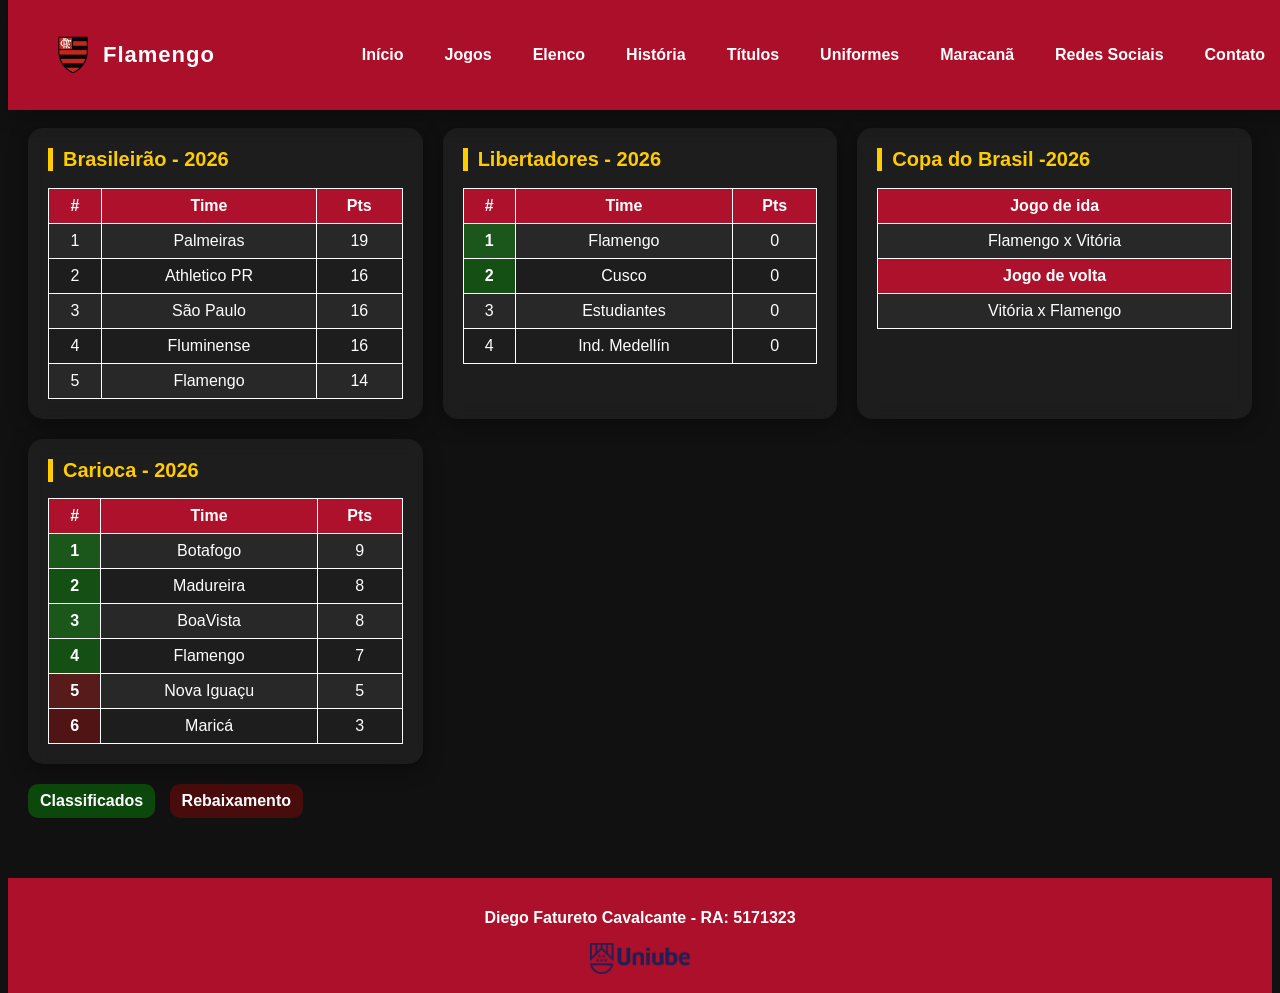
<file: index.html>
<!DOCTYPE html>
<html lang="pt-br">

<head>
    <meta charset="UTF-8">
    <title>Flamengo</title>
    <link rel="icon" href="imagem/flamengo_logo.png" type="image/png">
    <link rel="stylesheet" href="style.css">
    <meta name="viewport" content="width=device-width, initial-scale=1.0">

    <!-- Google tag (gtag.js) -->
    <script async src="https://www.googletagmanager.com/gtag/js?id=G-H91MW70QTL"></script>
    <script>
    window.dataLayer = window.dataLayer || [];
    function gtag(){dataLayer.push(arguments);}
    gtag('js', new Date());

    gtag('config', 'G-H91MW70QTL');
</script>
</head>

<body>
    <header>
        <div class="navbar">
            <div class="logo">
                <img src="imagem/flamengo_logo.png" alt="Logo do Flamengo">
                <span>Flamengo</span>
            </div>

            <button class="menu-toggle" id="menu-toggle">☰</button>
            <ul class="menu" id="menu">
                <li><a href="index.html" class="ativo">Início</a></li>
                <li><a href="jogos.html">Jogos</a></li>
                <li><a href="elenco.html">Elenco</a></li>
                <li><a href="historia.html">História</a></li>
                <li><a href="titulos.html">Títulos</a></li>
                <li><a href="uniformes.html">Uniformes</a></li>
                <li><a href="maracana.html">Maracanã</a></li>
                <li><a href="redesocial.html">Redes Sociais</a></li>
                <li><a href="contato.html">Contato</a></li>
            </ul>
        </div>
    </header>

    <div class="container">
        <div class="grid-tabelas">

            <div class="card">
                <h2>Brasileirão - 2026</h2>
                <table>
                    <tr>
                        <th>#</th>
                        <th>Time</th>
                        <th>Pts</th>
                    </tr>
                    <tr>
                        <td>1</td>
                        <td>Palmeiras</td>
                        <td>19</td>
                    </tr>
                    <tr>
                        <td>2</td>
                        <td>Athletico PR</td>
                        <td>16</td>
                    </tr>
                    <tr>
                        <td>3</td>
                        <td>São Paulo</td>
                        <td>16</td>
                    </tr>
                    <tr>
                        <td>4</td>
                        <td>Fluminense</td>
                        <td>16</td>
                    </tr>
                    <tr>
                        <td>5</td>
                        <td>Flamengo</td>
                        <td>14</td>
                    </tr>
                </table>
            </div>

            <div class="card">
                <h2>Libertadores - 2026</h2>
                <table>
                    <tr>
                        <th>#</th>
                        <th>Time</th>
                        <th>Pts</th>
                    </tr>
                    <tr>
                        <td id="elimina">1</td>
                        <td>Flamengo</td>
                        <td>0</td>
                    </tr>
                    <tr>
                        <td id="elimina">2</td>
                        <td>Cusco</td>
                        <td>0</td>
                    </tr>
                    <tr>
                        <td>3</td>
                        <td>Estudiantes</td>
                        <td>0</td>
                    </tr>
                    <tr>
                        <td>4</td>
                        <td>Ind. Medellín</td>
                        <td>0</td>
                    </tr>
                </table>
            </div>

            <div class="card">
                <h2>Copa do Brasil -2026</h2>
                <table>
                    <tr>
                        <th>Jogo de ida</th>
                    </tr>
                    <tr>
                        <td>Flamengo x Vitória</td>
                    </tr>
                    <tr>
                        <th>Jogo de volta</th>
                    </tr>
                    <tr>
                        <td>Vitória x Flamengo</td>
                    </tr>
                </table>
            </div>

            <div class="card">
                <h2>Carioca - 2026</h2>
                <table>
                    <tr>
                        <th>#</th>
                        <th>Time</th>
                        <th>Pts</th>
                    </tr>
                    <tr>
                        <td id="elimina">1</td>
                        <td>Botafogo</td>
                        <td>9</td>
                    </tr>
                    <tr>
                        <td id="elimina">2</td>
                        <td>Madureira</td>
                        <td>8</td>
                    </tr>
                    <tr>
                        <td id="elimina">3</td>
                        <td>BoaVista</td>
                        <td>8</td>
                    </tr>
                    <tr>
                        <td id="elimina">4</td>
                        <td>Flamengo</td>
                        <td>7</td>
                    </tr>
                    <tr>
                        <td id="rebaixado">5</td>
                        <td>Nova Iguaçu</td>
                        <td>5</td>
                    </tr>
                    <tr>
                        <td id="rebaixado">6</td>
                        <td>Maricá</td>
                        <td>3</td>
                    </tr>
                </table>
            </div>

        </div>

        <div class="legenda">
            <span class="tag tag-elimina">Classificados</span>
            <span class="tag tag-rebaixado">Rebaixamento</span>
        </div>
    </div>

    <footer>
        <p>Diego Fatureto Cavalcante - RA: 5171323</p>
       
        <a href="https://uniube.br/" target="_blank">
            <img src="imagem/uniube.png" class="uniube-logo">
        </a>
    </footer>
<script src="script.js"></script>
</body>
</html>
</file>
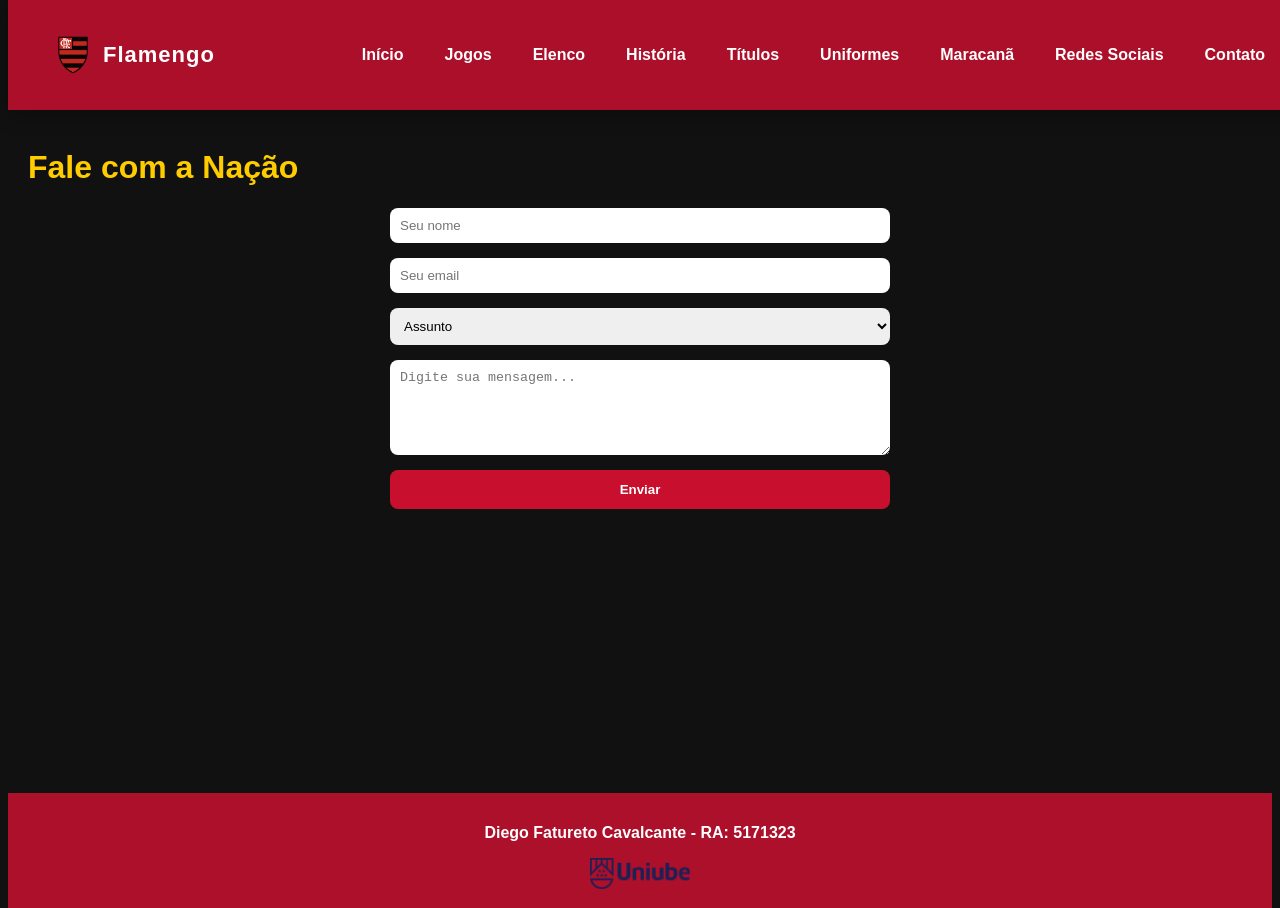
<file: contato.html>
<!DOCTYPE html>
<html lang="pt-br">

<head>
    <meta charset="UTF-8">
    <title>Contato</title>
    <link rel="icon" href="imagem/flamengo_logo.png" type="image/png">
    <link rel="stylesheet" href="style.css">

    <!-- Google tag (gtag.js) -->
    <script async src="https://www.googletagmanager.com/gtag/js?id=G-H91MW70QTL"></script>
    <script>
    window.dataLayer = window.dataLayer || [];
    function gtag(){dataLayer.push(arguments);}
    gtag('js', new Date());

    gtag('config', 'G-H91MW70QTL');
</script>
</head>

<body>
    <header>
        <div class="navbar">
            <div class="logo">
                <img src="imagem/flamengo_logo.png">
                <span>Flamengo</span>
            </div>

            <button class="menu-toggle" id="menu-toggle">☰</button>
            <ul class="menu">
                <li><a href="index.html">Início</a></li>
                <li><a href="jogos.html">Jogos</a></li>
                <li><a href="elenco.html">Elenco</a></li>
                <li><a href="historia.html">História</a></li>
                <li><a href="titulos.html">Títulos</a></li>
                <li><a href="uniformes.html">Uniformes</a></li>
                <li><a href="maracana.html">Maracanã</a></li>
                <li><a href="redesocial.html">Redes Sociais</a></li>
                <li><a href="contato.html" class="ativo">Contato</a></li>
            </ul>
        </div>
    </header>

    <div class="container">

        <h1>Fale com a Nação</h1>

        <form class="formulario">
            <input type="text" placeholder="Seu nome" required>
            <input type="email" placeholder="Seu email" required>

            <select>
                <option>Assunto</option>
                <option>Opinião sobre elenco</option>
                <option>Sugestão</option>
                <option>Outro</option>
            </select>

            <textarea placeholder="Digite sua mensagem..." rows="5"></textarea>
            <button type="submit">Enviar</button>
        </form>
    </div>

    <footer>
        <p>Diego Fatureto Cavalcante - RA: 5171323</p>
        
        <a href="https://uniube.br/" target="_blank">
            <img src="imagem/uniube.png" class="uniube-logo">
        </a>
    </footer>

    <script src="script.js"></script>
</body>
</html>
</file>
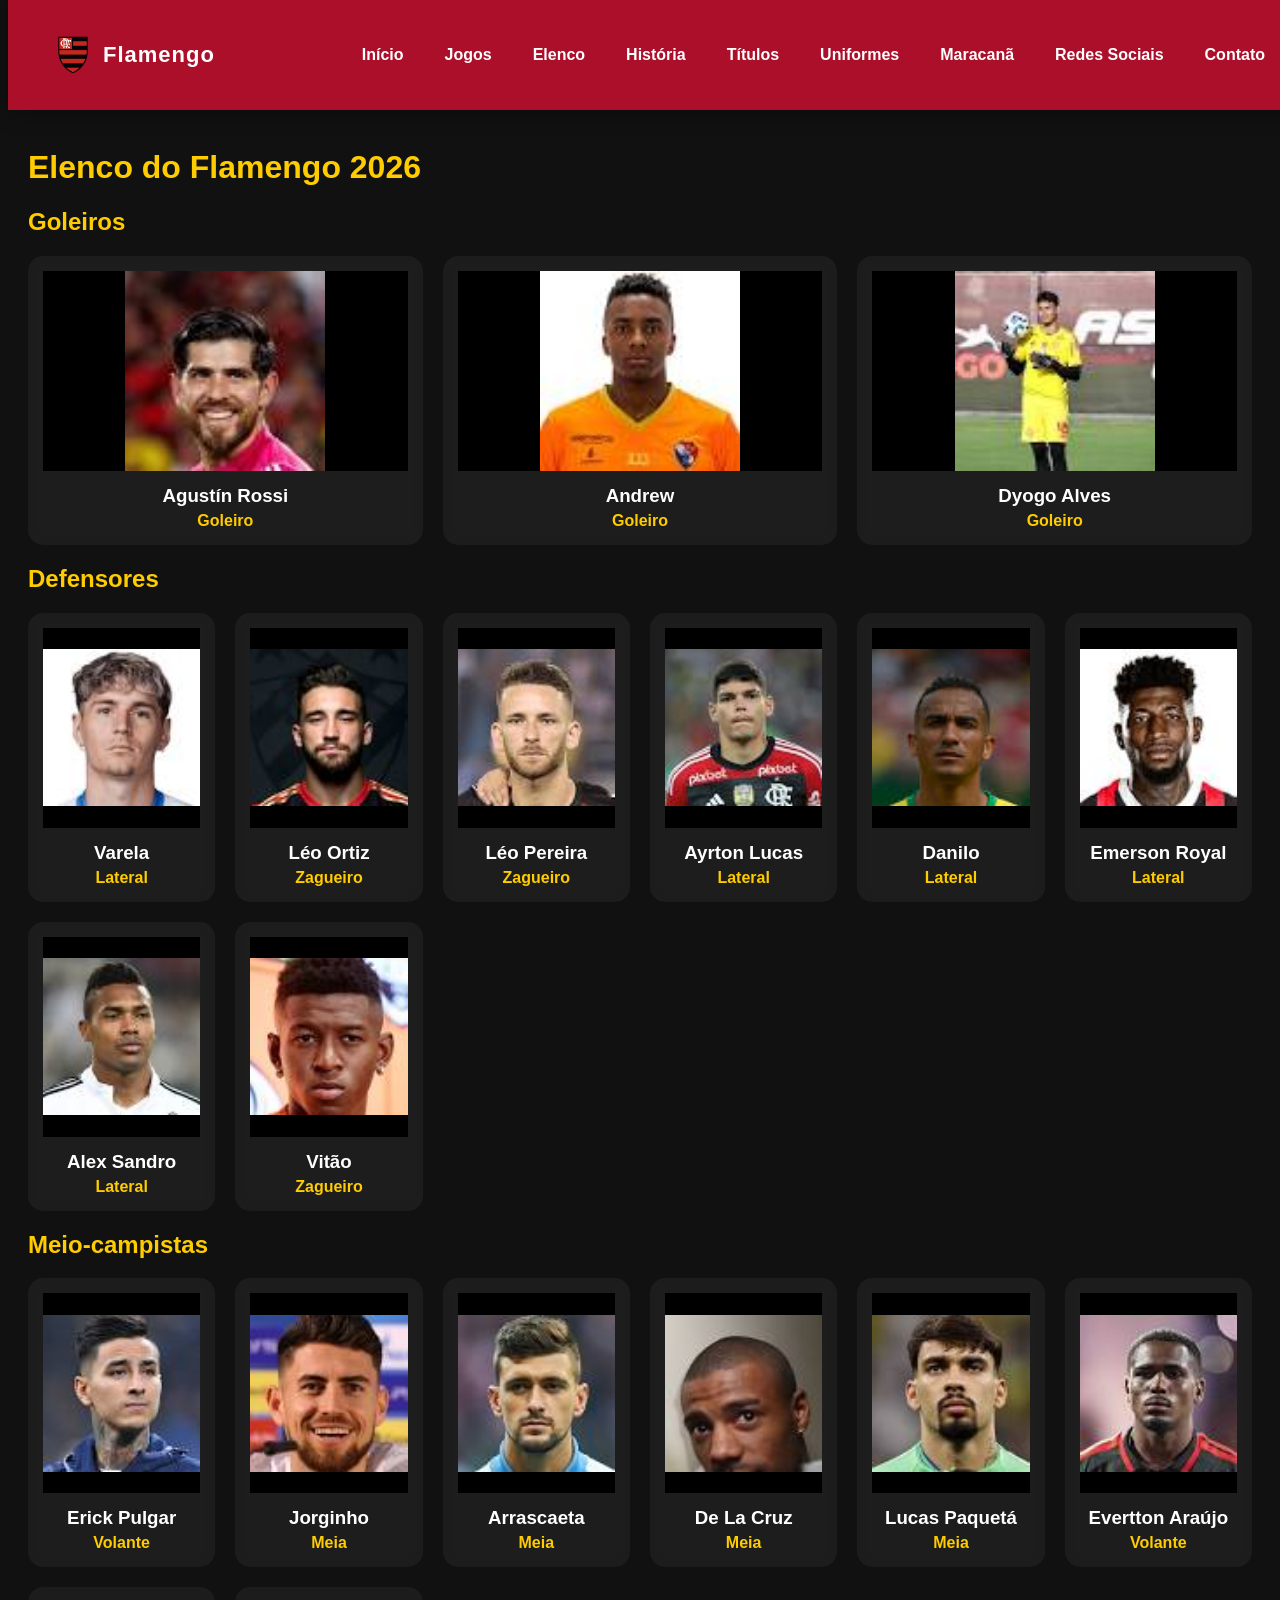
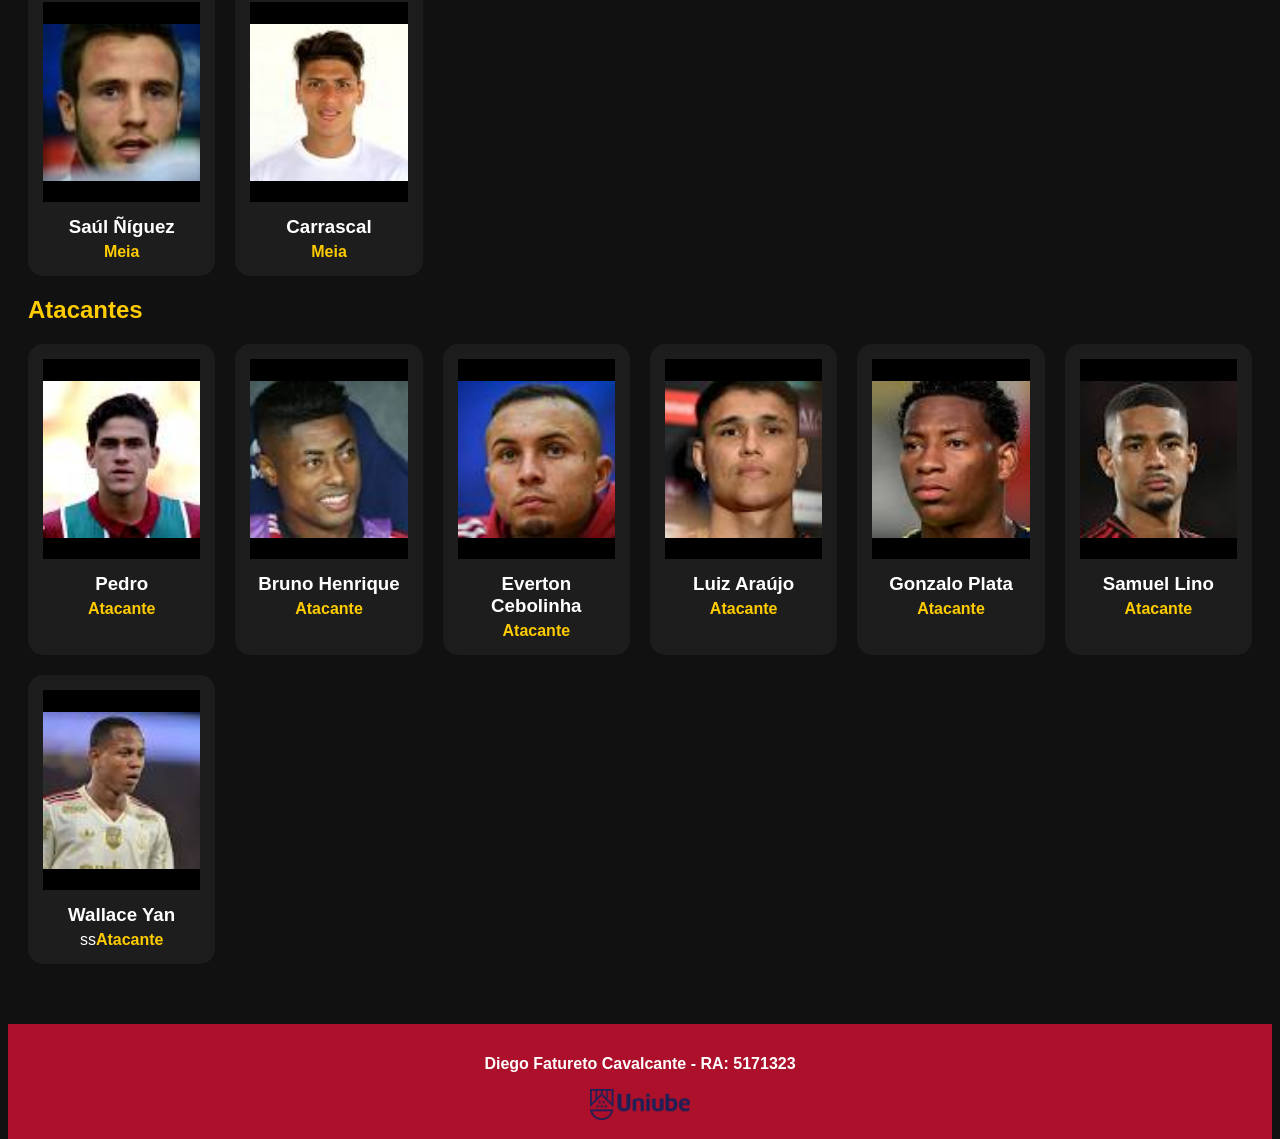
<file: elenco.html>
<!DOCTYPE html>
<html lang="pt-br">

<head>
    <meta charset="UTF-8">
    <title>Elenco</title>
    <link rel="icon" href="imagem/flamengo_logo.png" type="image/png">
    <link rel="stylesheet" href="style.css">
    <meta name="viewport" content="width=device-width, initial-scale=1.0">

    <!-- Google tag (gtag.js) -->
    <script async src="https://www.googletagmanager.com/gtag/js?id=G-H91MW70QTL"></script>
    <script>
    window.dataLayer = window.dataLayer || [];
    function gtag(){dataLayer.push(arguments);}
    gtag('js', new Date());

    gtag('config', 'G-H91MW70QTL');
</script>
</head>

<body>
    <header>
        <div class="navbar">
            <div class="logo">
                <img src="imagem/flamengo_logo.png" alt="Logo do Flamengo">
                <span>Flamengo</span>
            </div>

            <button class="menu-toggle" id="menu-toggle">☰</button>
            <ul class="menu" id="menu">
                <li><a href="index.html">Início</a></li>
                <li><a href="jogos.html">Jogos</a></li>
                <li><a href="elenco.html" class="ativo">Elenco</a></li>
                <li><a href="historia.html">História</a></li>
                <li><a href="titulos.html">Títulos</a></li>
                <li><a href="uniformes.html">Uniformes</a></li>
                <li><a href="maracana.html">Maracanã</a></li>
                <li><a href="redesocial.html">Redes Sociais</a></li>
                <li><a href="contato.html">Contato</a></li>
            </ul>
        </div>
    </header>

    <div class="container">

        <h1>Elenco do Flamengo 2026</h1>

        <h2>Goleiros</h2>
        <div class="grid-elenco">
            <div class="jogador">
                <img src="imagem/rossi.png">
                <h3>Agustín Rossi</h3>
                <span>Goleiro</span>
            </div>

            <div class="jogador">
                <img src="imagem/andrew.png">
                <h3>Andrew</h3>
                <span>Goleiro</span>
            </div>

            <div class="jogador">
                <img src="imagem/dyogo.png">
                <h3>Dyogo Alves</h3>
                <span>Goleiro</span>
            </div>
        </div>

        <h2>Defensores</h2>
        <div class="grid-elenco">
            <div class="jogador"><img src="imagem/varela.png">
                <h3>Varela</h3>
                <span>Lateral</span>
            </div>

            <div class="jogador"><img src="imagem/ortiz.png">
                <h3>Léo Ortiz</h3>
                <span>Zagueiro</span>
            </div>

            <div class="jogador"><img src="imagem/leopereira.png">
                <h3>Léo Pereira</h3>
                <span>Zagueiro</span>
            </div>
            
            <div class="jogador"><img src="imagem/ayrton.png">
                <h3>Ayrton Lucas</h3>
                <span>Lateral</span>
            </div>

            <div class="jogador"><img src="imagem/danilo.png">
                <h3>Danilo</h3>
                <span>Lateral</span>
            </div>

            <div class="jogador"><img src="imagem/royal.png">
                <h3>Emerson Royal</h3>
                <span>Lateral</span>
            </div>
            
            <div class="jogador"><img src="imagem/alexsandro.png">
                <h3>Alex Sandro</h3>
                <span>Lateral</span>
            </div>
            
            <div class="jogador"><img src="imagem/vitao.png">
                <h3>Vitão</h3>
                <span>Zagueiro</span>
            </div>
        </div>

        <h2>Meio-campistas</h2>
        <div class="grid-elenco">
            <div class="jogador"><img src="imagem/pulgar.png">
                <h3>Erick Pulgar</h3>
                <span>Volante</span>
            </div>
            
            <div class="jogador"><img src="imagem/jorginho.png">
                <h3>Jorginho</h3>
                <span>Meia</span>
            </div>
            
            <div class="jogador"><img src="imagem/arrascaeta.png">
                <h3>Arrascaeta</h3>
                <span>Meia</span>
            </div>
            
            <div class="jogador"><img src="imagem/delacruz.png">
                <h3>De La Cruz</h3>
                <span>Meia</span>
            </div>
            
            <div class="jogador"><img src="imagem/paqueta.png">
                <h3>Lucas Paquetá</h3>
                <span>Meia</span>
            </div>
            
            <div class="jogador"><img src="imagem/evertton.png">
                <h3>Evertton Araújo</h3>
                <span>Volante</span>
            </div>
            
            <div class="jogador"><img src="imagem/saul.png">
                <h3>Saúl Ñíguez</h3>
                <span>Meia</span>
            </div>
            
            <div class="jogador"><img src="imagem/carrascal.png">
                <h3>Carrascal</h3>
                <span>Meia</span>
            </div>
        </div>


        <h2>Atacantes</h2>
        <div class="grid-elenco">
            <div class="jogador"><img src="imagem/pedro.png">
                <h3>Pedro</h3>
                <span>Atacante</span>
            </div>
            
            <div class="jogador"><img src="imagem/bh.png">
                <h3>Bruno Henrique</h3>
                <span>Atacante</span>
            </div>
            
            <div class="jogador"><img src="imagem/cebolinha.png">
                <h3>Everton Cebolinha</h3>
                <span>Atacante</span>
            </div>
            
            <div class="jogador"><img src="imagem/luizaraujo.png">
                <h3>Luiz Araújo</h3>
                <span>Atacante</span>
            </div>
            
            <div class="jogador"><img src="imagem/plata.png">
                <h3>Gonzalo Plata</h3>
                <span>Atacante</span>
            </div>
            
            <div class="jogador"><img src="imagem/lino.png">
                <h3>Samuel Lino</h3>
                <span>Atacante</span>
            </div>
            
            <div class="jogador"><img src="imagem/wallace.png">
                <h3>Wallace Yan</h3>
                ss<span>Atacante</span>
            </div>
        </div>
    </div>

    <footer>
        <p>Diego Fatureto Cavalcante - RA: 5171323</p>
        
        <a href="https://uniube.br/" target="_blank">
            <img src="imagem/uniube.png" class="uniube-logo">
        </a>
    </footer>

    <script src="script.js"></script>
</body>
</html>
</file>
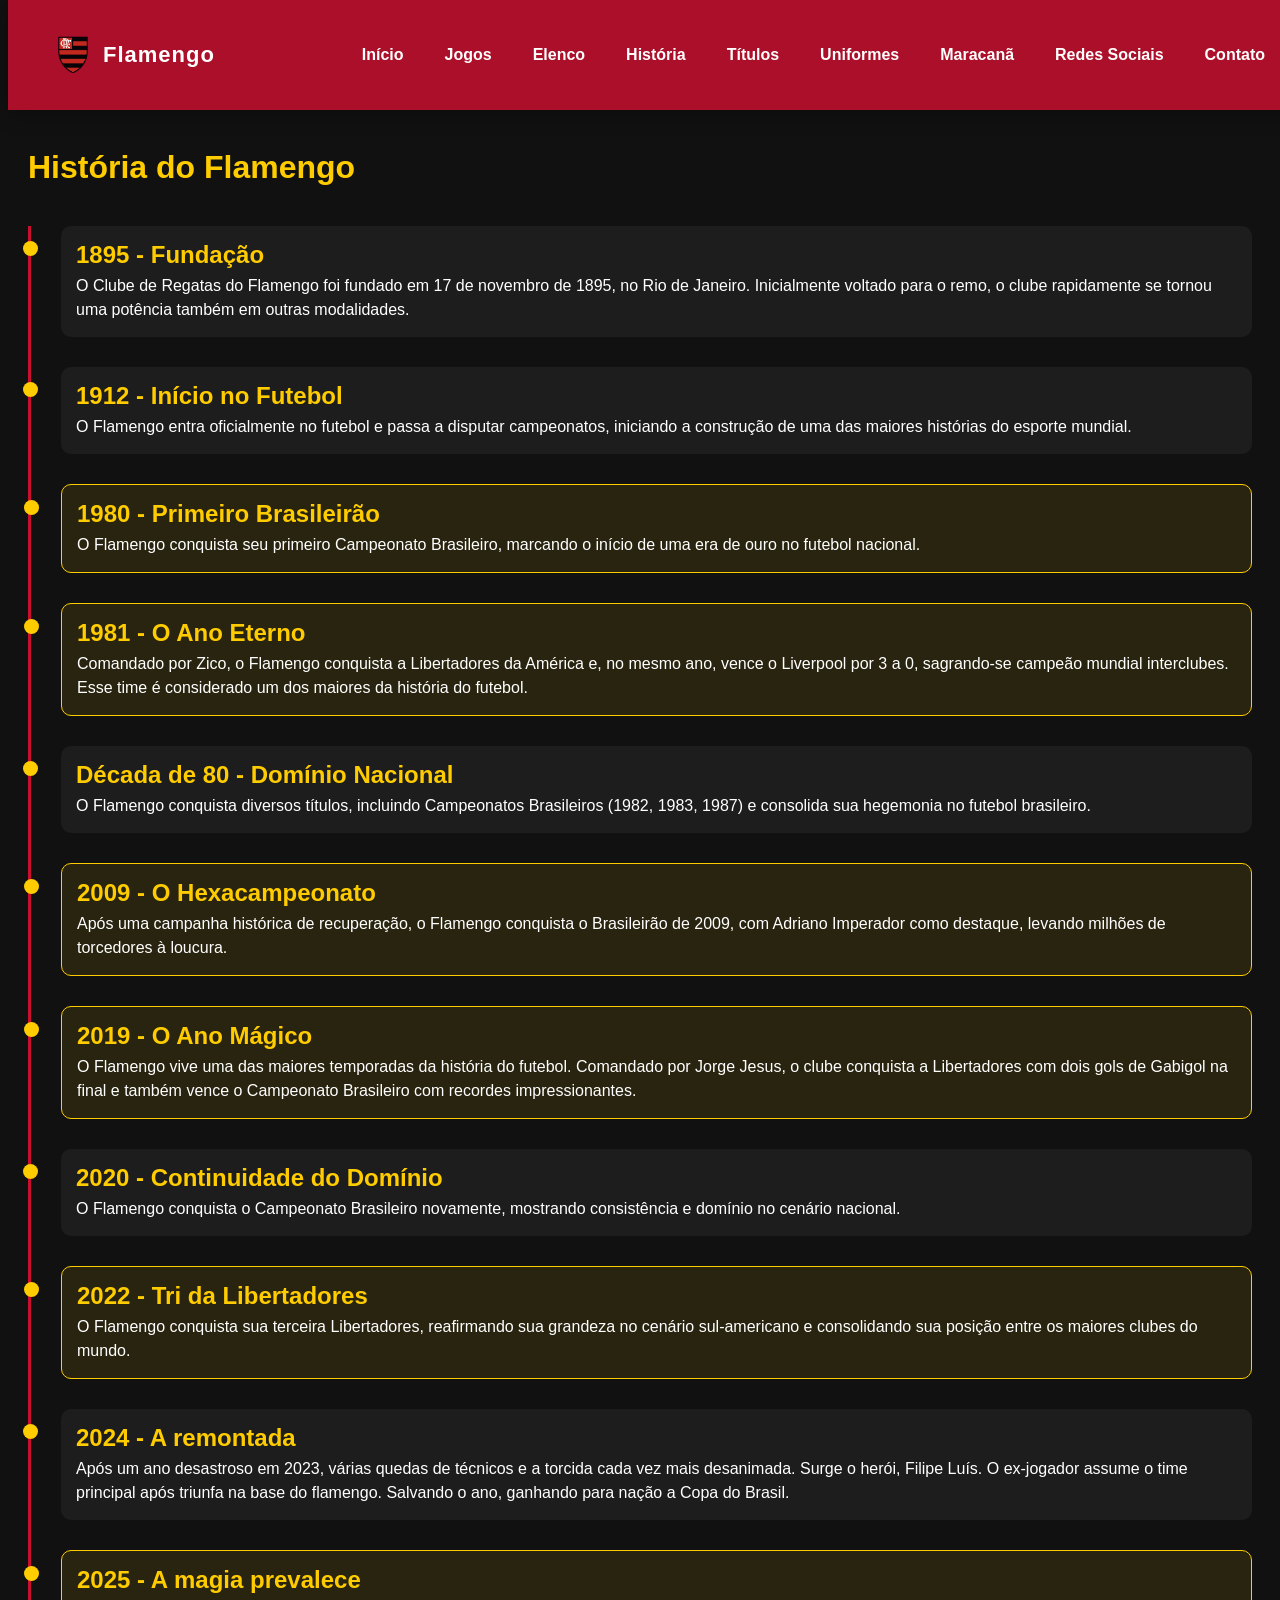
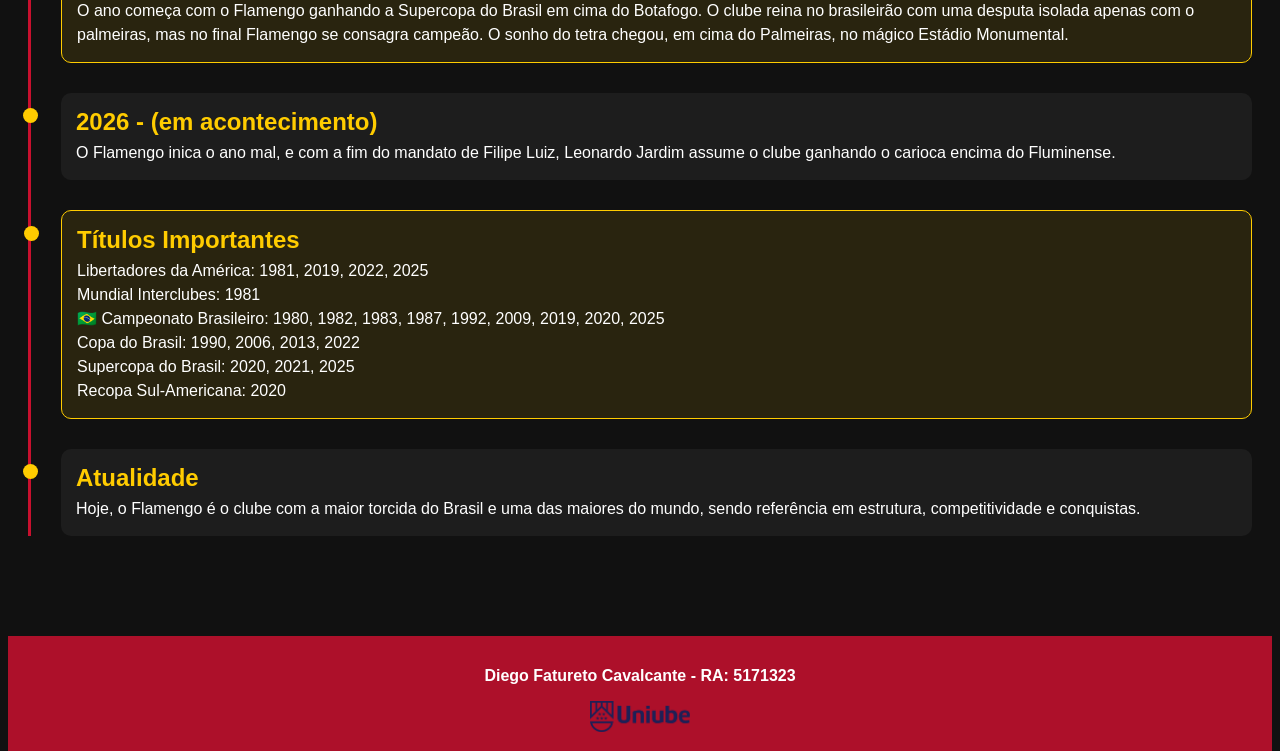
<file: historia.html>
<!DOCTYPE html>
<html lang="pt-br">

<head>
    <title>História</title>
    <link rel="icon" href="imagem/flamengo_logo.png" type="image/png">
    <link rel="stylesheet" href="style.css">
    <meta name="viewport" content="width=device-width, initial-scale=1.0">

    <!-- Google tag (gtag.js) -->
    <script async src="https://www.googletagmanager.com/gtag/js?id=G-H91MW70QTL"></script>
    <script>
    window.dataLayer = window.dataLayer || [];
    function gtag(){dataLayer.push(arguments);}
    gtag('js', new Date());

    gtag('config', 'G-H91MW70QTL');
</script>
</head>

<body>
    <header>
        <div class="navbar">
            <div class="logo">
                <img src="imagem/flamengo_logo.png" alt="Logo do Flamengo">
                <span>Flamengo</span>
            </div>

            <button class="menu-toggle" id="menu-toggle">☰</button>
            <ul class="menu" id="menu">
                <li><a href="index.html">Início</a></li>
                <li><a href="jogos.html">Jogos</a></li>
                <li><a href="elenco.html">Elenco</a></li>
                <li><a href="historia.html" class="ativo">História</a></li>
                <li><a href="titulos.html">Títulos</a></li>
                <li><a href="uniformes.html">Uniformes</a></li>
                <li><a href="maracana.html">Maracanã</a></li>
                <li><a href="redesocial.html">Redes Sociais</a></li>
                <li><a href="contato.html">Contato</a></li>
            </ul>
        </div>
    </header>

    <div class="container">

        <h1>História do Flamengo</h1>

        <div class="timeline">
            <div class="evento">
                <h2>1895 - Fundação</h2>
                <p>O Clube de Regatas do Flamengo foi fundado em 17 de novembro de 1895, no Rio de Janeiro. Inicialmente
                    voltado para o remo, o clube rapidamente se tornou uma potência também em outras modalidades.</p>
            </div>

            <div class="evento">
                <h2>1912 - Início no Futebol</h2>
                <p>O Flamengo entra oficialmente no futebol e passa a disputar campeonatos, iniciando a construção de
                    uma das maiores histórias do esporte mundial.</p>
            </div>

            <div class="evento destaque">
                <h2>1980 - Primeiro Brasileirão</h2>
                <p>O Flamengo conquista seu primeiro Campeonato Brasileiro, marcando o início de uma era de ouro no
                    futebol nacional.</p>
            </div>

            <div class="evento destaque">
                <h2>1981 - O Ano Eterno</h2>
                <p>Comandado por Zico, o Flamengo conquista a Libertadores da América e, no mesmo ano, vence o Liverpool
                    por 3 a 0, sagrando-se campeão mundial interclubes. Esse time é considerado um dos maiores da
                    história do futebol.</p>
            </div>

            <div class="evento">
                <h2>Década de 80 - Domínio Nacional</h2>
                <p>O Flamengo conquista diversos títulos, incluindo Campeonatos Brasileiros (1982, 1983, 1987) e
                    consolida sua hegemonia no futebol brasileiro.</p>
            </div>

            <div class="evento destaque">
                <h2>2009 - O Hexacampeonato</h2>
                <p>Após uma campanha histórica de recuperação, o Flamengo conquista o Brasileirão de 2009, com Adriano
                    Imperador como destaque, levando milhões de torcedores à loucura.</p>
            </div>

            <div class="evento destaque">
                <h2>2019 - O Ano Mágico</h2>
                <p>O Flamengo vive uma das maiores temporadas da história do futebol. Comandado por Jorge Jesus, o clube
                    conquista a Libertadores com dois gols de Gabigol na final e também vence o Campeonato Brasileiro
                    com recordes impressionantes.</p>
            </div>

            <div class="evento">
                <h2>2020 - Continuidade do Domínio</h2>
                <p>O Flamengo conquista o Campeonato Brasileiro novamente, mostrando consistência e domínio no cenário
                    nacional.</p>
            </div>

            <div class="evento destaque">
                <h2>2022 - Tri da Libertadores</h2>
                <p>O Flamengo conquista sua terceira Libertadores, reafirmando sua grandeza no cenário sul-americano e
                    consolidando sua posição entre os maiores clubes do mundo.</p>
            </div>

            <div class="evento">
                <h2>2024 - A remontada</h2>
                <p>Após um ano desastroso em 2023, várias quedas de técnicos e a torcida cada vez mais desanimada. Surge
                    o herói, Filipe Luís. O ex-jogador assume o time principal após triunfa na base do flamengo.
                    Salvando o ano, ganhando para nação a Copa do Brasil.</p>
            </div>

            <div class="evento destaque">
                <h2>2025 - A magia prevalece</h2>
                <p>O ano começa com o Flamengo ganhando a Supercopa do Brasil em cima do Botafogo. O clube reina no
                    brasileirão com uma desputa isolada apenas com o palmeiras, mas no final Flamengo se consagra
                    campeão. O sonho do tetra chegou, em cima do Palmeiras, no mágico Estádio Monumental.</p>
            </div>

            <div class="evento">
                <h2>2026 - (em acontecimento)</h2>
                <p>O Flamengo inica o ano mal, e com a fim do mandato de Filipe Luiz, Leonardo Jardim assume o clube
                    ganhando o carioca encima do Fluminense.</p>
            </div>

            <div class="evento destaque">
                <h2>Títulos Importantes</h2>
                <p>
                    Libertadores da América: 1981, 2019, 2022, 2025<br>
                    Mundial Interclubes: 1981<br>
                    🇧🇷 Campeonato Brasileiro: 1980, 1982, 1983, 1987, 1992, 2009, 2019, 2020, 2025<br>
                    Copa do Brasil: 1990, 2006, 2013, 2022<br>
                    Supercopa do Brasil: 2020, 2021, 2025<br>
                    Recopa Sul-Americana: 2020<br>
                </p>
            </div>

            <div class="evento">
                <h2>Atualidade</h2>
                <p>Hoje, o Flamengo é o clube com a maior torcida do Brasil e uma das maiores do mundo, sendo referência
                    em estrutura, competitividade e conquistas.</p>
            </div>
        </div>
    </div>

    <footer>
        <p>Diego Fatureto Cavalcante - RA: 5171323</p>
        
        <a href="https://uniube.br/" target="_blank">
            <img src="imagem/uniube.png" class="uniube-logo">
        </a>
    </footer>

    <script src="script.js"></script>
</body>
</html>
</file>
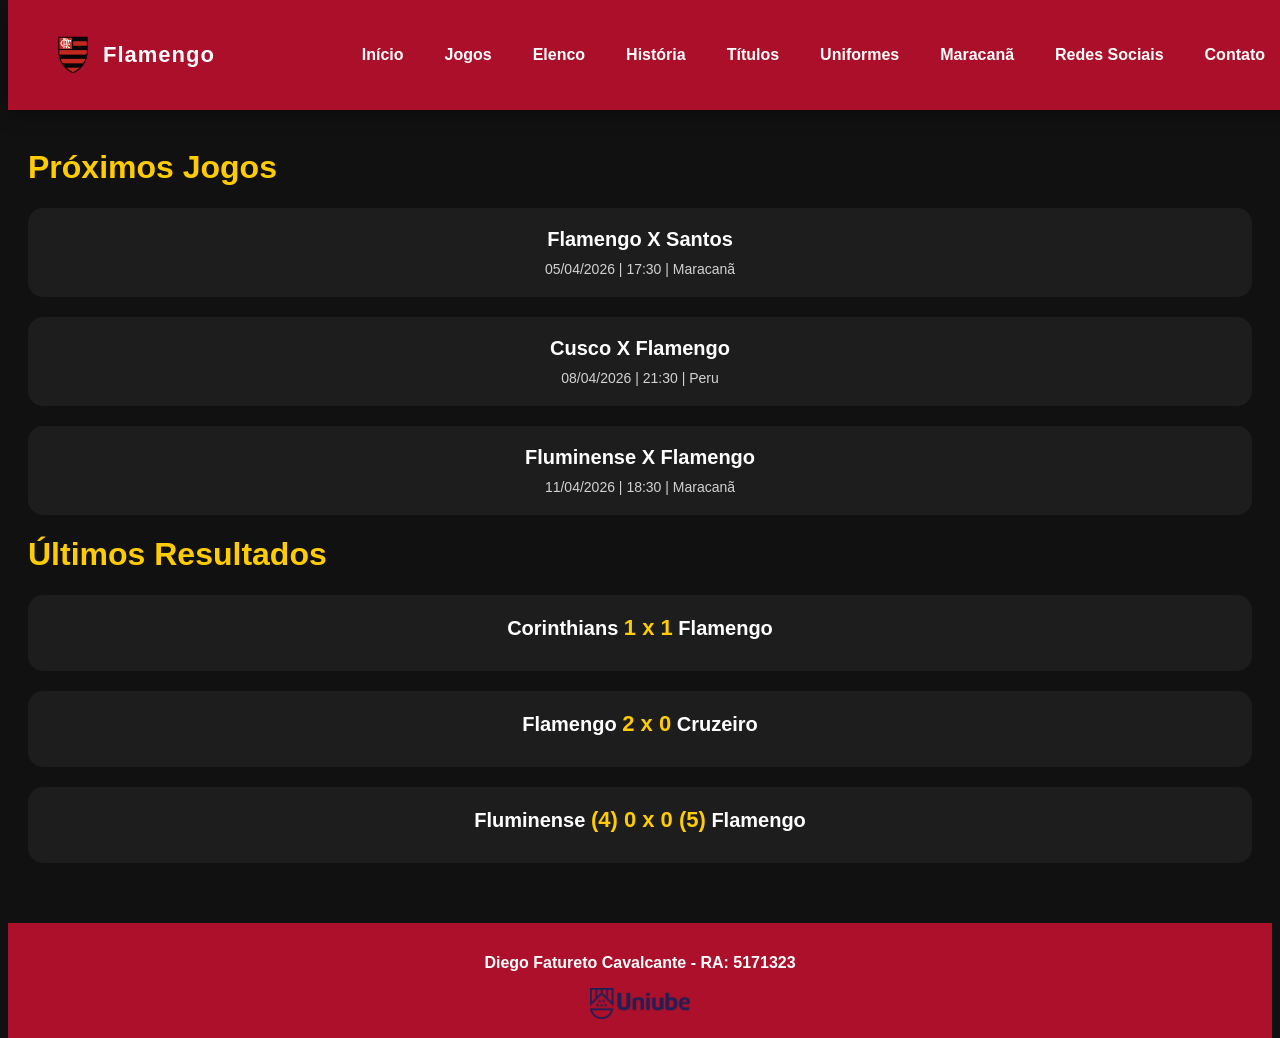
<file: jogos.html>
<!DOCTYPE html>
<html lang="pt-br">

<head>
    <meta charset="UTF-8">
    <title>Jogos do Flamengo</title>
    <link rel="icon" href="imagem/flamengo_logo.png" type="image/png">
    <link rel="stylesheet" href="style.css">
    <meta name="viewport" content="width=device-width, initial-scale=1.0">

    <!-- Google tag (gtag.js) -->
    <script async src="https://www.googletagmanager.com/gtag/js?id=G-H91MW70QTL"></script>
    <script>
    window.dataLayer = window.dataLayer || [];
    function gtag(){dataLayer.push(arguments);}
    gtag('js', new Date());

    gtag('config', 'G-H91MW70QTL');
</script>
</head>

<body>
    <header>
        <div class="navbar">
            <div class="logo">
                <img src="imagem/flamengo_logo.png">
                <span>Flamengo</span>
            </div>

            <button class="menu-toggle" id="menu-toggle">☰</button>
            <ul class="menu" id="menu">
                <li><a href="index.html">Início</a></li>
                <li><a href="jogos.html" class="ativo">Jogos</a></li>
                <li><a href="elenco.html">Elenco</a></li>
                <li><a href="historia.html">História</a></li>
                <li><a href="titulos.html">Títulos</a></li>
                <li><a href="uniformes.html">Uniformes</a></li>
                <li><a href="maracana.html">Maracanã</a></li>
                <li><a href="redesocial.html">Redes Sociais</a></li>
                <li><a href="contato.html">Contato</a></li>
            </ul>
    </header>

    <div class="container">

        <h1>Próximos Jogos</h1>

        <div class="lista-jogos">
            <div class="jogo">
                <div class="times">
                    <span>Flamengo</span>
                    <strong>X</strong>
                    <span>Santos</span>
                </div>
                <div class="info">
                    05/04/2026 | 17:30 | Maracanã
                </div>
            </div>

            <div class="jogo">
                <div class="times">
                    <span>Cusco</span>
                    <strong>X</strong>
                    <span>Flamengo</span>
                </div>
                <div class="info">
                    08/04/2026 | 21:30 | Peru
                </div>
            </div>

            <div class="jogo">
                <div class="times">
                    <span>Fluminense</span>
                    <strong>X</strong>
                    <span>Flamengo</span>
                </div>
                <div class="info">
                    11/04/2026 | 18:30 | Maracanã
                </div>
            </div>
        </div>


        <h1>Últimos Resultados</h1>

        <div class="lista-jogos">
            <div class="jogo resultado">
                <div class="times">
                    <span>Corinthians</span>
                    <strong>1 x 1</strong>
                    <span>Flamengo</span>
                </div>
            </div>

            <div class="jogo resultado">
                <div class="times">
                    <span>Flamengo</span>
                    <strong>2 x 0</strong>
                    <span>Cruzeiro</span>
                </div>
            </div>

            <div class="jogo resultado">
                <div class="times">
                    <span>Fluminense</span>
                    <strong>(4) 0 x 0 (5)</strong>
                    <span>Flamengo</span>
                </div>
            </div>
        </div>
    </div>

    <footer>
        <p>Diego Fatureto Cavalcante - RA: 5171323</p>
        
        <a href="https://uniube.br/" target="_blank">
            <img src="imagem/uniube.png" class="uniube-logo">
        </a>
    </footer>
    
<script src="script.js"></script>
</body>
</html>
</file>
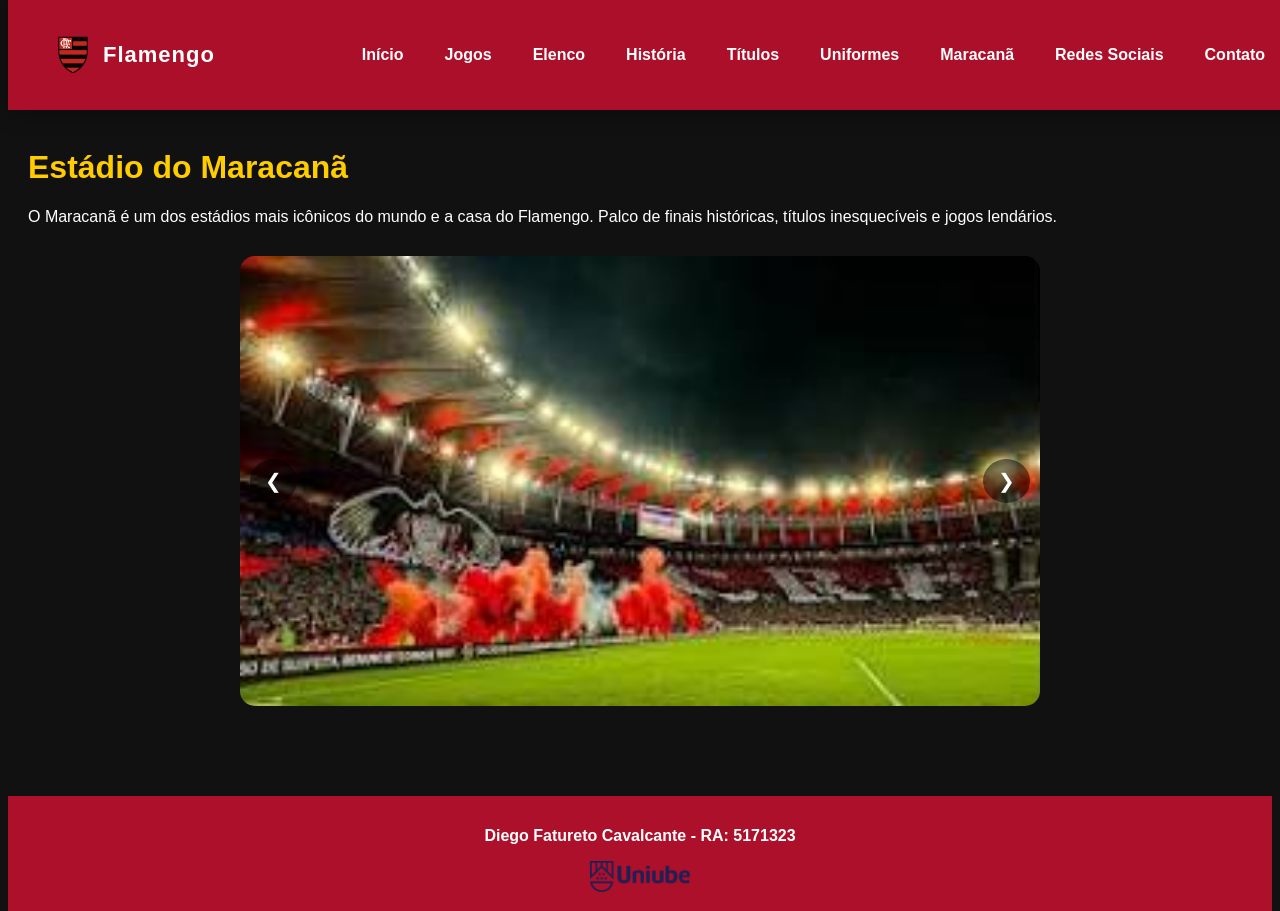
<file: maracana.html>
<!DOCTYPE html>
<html lang="pt-br">

<head>
    <meta charset="UTF-8">
    <title>Maracanã</title>
    <link rel="icon" href="imagem/flamengo_logo.png" type="image/png">
    <link rel="stylesheet" href="style.css">

    <!-- Google tag (gtag.js) -->
    <script async src="https://www.googletagmanager.com/gtag/js?id=G-H91MW70QTL"></script>
    <script>
    window.dataLayer = window.dataLayer || [];
    function gtag(){dataLayer.push(arguments);}
    gtag('js', new Date());

    gtag('config', 'G-H91MW70QTL');
</script>
</head>

<body>
    <header>
        <div class="navbar">
            <div class="logo">
                <img src="imagem/flamengo_logo.png">
                <span>Flamengo</span>
            </div>

            <button class="menu-toggle" id="menu-toggle">☰</button>
            <ul class="menu" id="menu">
                <li><a href="index.html">Início</a></li>
                <li><a href="jogos.html">Jogos</a></li>
                <li><a href="elenco.html">Elenco</a></li>
                <li><a href="historia.html">História</a></li>
                <li><a href="titulos.html">Títulos</a></li>
                <li><a href="uniformes.html">Uniformes</a></li>
                <li><a href="maracana.html" class="ativo">Maracanã</a></li>
                <li><a href="redesocial.html">Redes Sociais</a></li>
                <li><a href="contato.html">Contato</a></li>
            </ul>
        </div>
    </header>

    <div class="container">

        <h1>Estádio do Maracanã</h1>

        <p>
            O Maracanã é um dos estádios mais icônicos do mundo e a casa do Flamengo.
            Palco de finais históricas, títulos inesquecíveis e jogos lendários.
        </p>

        <div class="carrossel">
            <div class="slides" id="slides">
                <img src="imagem/maracana1.png">
                <img src="imagem/maracana2.png">
                <img src="imagem/maracana3.png">
                <img src="imagem/maracana4.png">
                <img src="imagem/maracana5.png">
                <img src="imagem/maracana6.png">
            </div>

            <button class="prev" onclick="mudarSlide(-1)">❮</button>
            <button class="next" onclick="mudarSlide(1)">❯</button>
        </div>
    </div>

    <footer>
        <p>Diego Fatureto Cavalcante - RA: 5171323</p>
       
        <a href="https://uniube.br/" target="_blank">
            <img src="imagem/uniube.png" class="uniube-logo">
        </a>
    </footer>

    <script>
        let index = 0;

        function mudarSlide(direcao) {
            const slides = document.getElementById("slides");
            const total = slides.children.length;

            index += direcao;

            if (index < 0) index = total - 1;
            if (index >= total) index = 0;

            slides.style.transform = "translateX(-" + (index * 100) + "%)";
        }
    </script>

    <script src="script.js"></script>
</body>
</html>
</file>
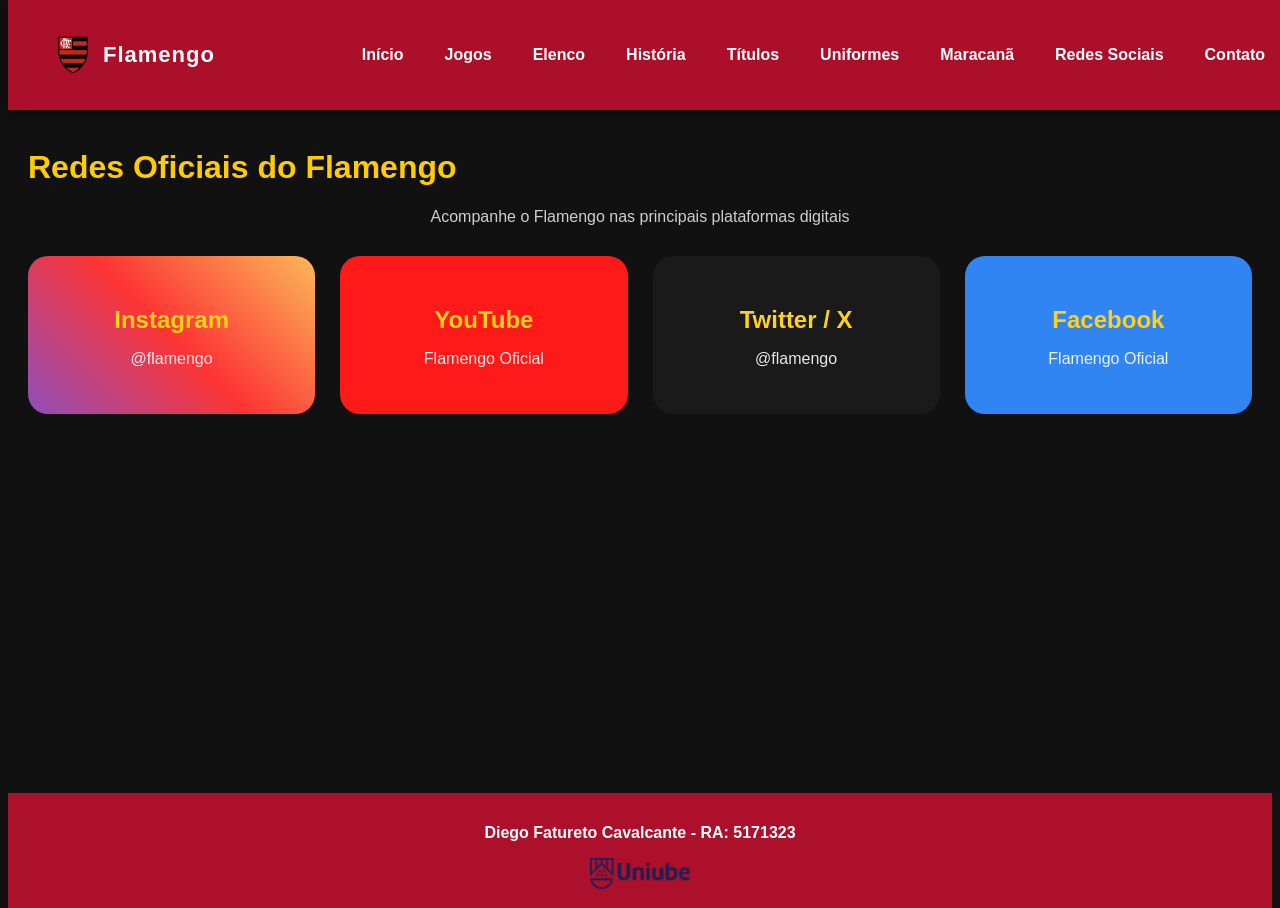
<file: redesocial.html>
<!DOCTYPE html>
<html lang="pt-br">

<head>
    <meta charset="UTF-8">
    <title>Redes Sociais</title>
    <link rel="icon" href="imagem/flamengo_logo.png" type="image/png">
    <link rel="stylesheet" href="style.css">

    <!-- Google tag (gtag.js) -->
    <script async src="https://www.googletagmanager.com/gtag/js?id=G-H91MW70QTL"></script>
    <script>
    window.dataLayer = window.dataLayer || [];
    function gtag(){dataLayer.push(arguments);}
    gtag('js', new Date());

    gtag('config', 'G-H91MW70QTL');
</script>
</head>

<body>
    <header>
        <div class="navbar">
            <div class="logo">
                <img src="imagem/flamengo_logo.png" alt="Logo do Flamengo">
                <span>Flamengo</span>
            </div>

            <button class="menu-toggle" id="menu-toggle">☰</button>
            <ul class="menu" id="menu">
                <li><a href="index.html">Início</a></li>
                <li><a href="jogos.html">Jogos</a></li>
                <li><a href="elenco.html">Elenco</a></li>
                <li><a href="historia.html">História</a></li>
                <li><a href="titulos.html">Títulos</a></li>
                <li><a href="uniformes.html">Uniformes</a></li>
                <li><a href="maracana.html">Maracanã</a></li>
                <li><a href="redesocial.html" class="ativo">Redes Sociais</a></li>
                <li><a href="contato.html">Contato</a></li>
            </ul>
        </div>
    </header>

    <div class="container">
        <h1>Redes Oficiais do Flamengo</h1>
        <p class="subtitulo">Acompanhe o Flamengo nas principais plataformas digitais</p>

        <div class="redes-grid">
            <a href="https://www.instagram.com/flamengo/" target="_blank" class="rede instagram">
                <h2>Instagram</h2>
                <p>@flamengo</p>
            </a>

            <a href="https://www.youtube.com/@flamengo" target="_blank" class="rede youtube">
                <h2>YouTube</h2>
                <p>Flamengo Oficial</p>
            </a>

            <a href="https://twitter.com/flamengo" target="_blank" class="rede twitter">
                <h2>Twitter / X</h2>
                <p>@flamengo</p>
            </a>

            <a href="https://www.facebook.com/FlamengoOficial/" target="_blank" class="rede facebook">
                <h2>Facebook</h2>
                <p>Flamengo Oficial</p>
            </a>
        </div>
    </div>

    <footer>
        <p>Diego Fatureto Cavalcante - RA: 5171323</p>
        
        <a href="https://uniube.br/" target="_blank">
            <img src="imagem/uniube.png" class="uniube-logo">
        </a>
    </footer>
    
<script src="script.js"></script>
</body>
</html>
</file>
<file: style.css>
:root {
    --cor-principal: #c8102e;
    --cor-secundaria: #ffcc00;
    --cor-fundo: #111;
    --cor-texto: #ffffff;
    --fonte-principal: Arial, sans-serif;
}

body {
    font-family: var(--fonte-principal);
    background-color: var(--cor-fundo);
    color: var(--cor-texto);
}

header {
    background-color: #c8102e;
    padding: 15px;
    text-align: center;
}

nav a {
    color: white;
    margin: 10px;
    text-decoration: none;
    font-weight: bold;
}

nav a:hover {
    text-decoration: underline;
}

.container {
    padding: 20px;
}

h1, h2 {
    color: #ffcc00;
}

table {
    width: 100%;
    border-collapse: collapse;
    margin-top: 20px;
}

table, th, td {
    border: 1px solid #fff;
}

th {
    background-color: #c8102e;
}

#rebaixado {
    background-color: rgb(255, 145, 0);
}

#elimina{
    background-color: rgb(0, 119, 255);
}

#tagrebaixado{
    position: absolute;
    left: 25%;
    transform: translateX(-50%);
    color: rgb(255, 145, 0)
}

#tageliminatirias{
    position: absolute;
    left: 75%;
    transform: translateX(-50%);
    color: rgb(0, 119, 255);
}

td, th {
    padding: 10px;
    text-align: center;
}

header {
    position: fixed;
    width: 100%;
    top: 0;
    z-index: 1000;
    backdrop-filter: blur(10px);
    background: rgba(200, 16, 46, 0.85);
    box-shadow: 0 4px 20px rgba(0,0,0,0.3);
}

.navbar {
    display: flex;
    justify-content: space-between;
    align-items: center;
    padding: 15px 30px;
}

.logo {
    font-size: 24px;
    font-weight: bold;
    color: white;
    letter-spacing: 1px;
}

.menu {
    list-style: none;
    display: flex;
    gap: 25px;
}

.menu li {
    position: relative;
}

.menu a {
    text-decoration: none;
    color: white;
    font-weight: bold;
    padding: 8px;
    transition: 0.3s;
}

.menu a::after {
    content: "";
    position: absolute;
    width: 0%;
    height: 2px;
    background: #ffcc00;
    left: 0;
    bottom: -5px;
    transition: 0.3s;
}

.menu a:hover::after {
    width: 100%;
}

.menu a:hover {
    color: #ffcc00;
}

.ativo {
    color: #ffcc00;
}

.container {
    margin-top: 100px;
}

.logo {
    display: flex;
    align-items: center;
    gap: 10px;
    font-size: 22px;
    font-weight: bold;
    color: white;
}

.logo img {
    width: 40px;
    height: 40px;
    object-fit: contain;
}

.logo img:hover {
    transform: scale(1.1) rotate(-5deg);
    transition: 0.3s;
}

.grid-tabelas {
    display: grid;
    grid-template-columns: repeat(auto-fit, minmax(350px, 1fr));
    gap: 20px;
}

.card {
    background: rgba(255,255,255,0.05);
    border-radius: 15px;
    padding: 20px;
    box-shadow: 0 5px 20px rgba(0,0,0,0.4);
    backdrop-filter: blur(8px);
    transition: 0.3s;
}

.card:hover {
    transform: translateY(-5px);
}

.card h2 {
    margin-top: 0;
    font-size: 20px;
    border-left: 5px solid #ffcc00;
    padding-left: 10px;
}

table {
    width: 100%;
    border-collapse: collapse;
    margin-top: 10px;
}

th {
    background-color: rgba(200, 16, 46, 0.85);;
    color: white;
}

td, th {
    padding: 8px;
}

tr:nth-child(even) {
    background-color: rgba(255,255,255,0.05);
}

#elimina {
    background-color: rgba(0, 200, 0, 0.3);
    font-weight: bold;
}

#rebaixado {
    background-color: rgba(200, 0, 0, 0.3);
    font-weight: bold;
}

.legenda {
    margin-top: 20px;
}

.tag {
    display: inline-block;
    padding: 8px 12px;
    border-radius: 10px;
    margin-right: 10px;
    font-weight: bold;
}

.tag-elimina {
    background: rgba(0,200,0,0.3);
}

.tag-rebaixado {
    background: rgba(200,0,0,0.3);
}

.grid-elenco {
    display: grid;
    grid-template-columns: repeat(auto-fit, minmax(180px, 1fr));
    gap: 20px;
}

.jogador {
    background: rgba(255,255,255,0.05);
    border-radius: 15px;
    text-align: center;
    padding: 15px;
    transition: 0.3s;
    backdrop-filter: blur(6px);
}

.jogador:hover {
    transform: scale(1.05);
}

.jogador img {
    width: 100%;
    height: 200px;
    object-fit: contain;
    background: #000;
}

.jogador h3 {
    margin: 10px 0 5px;
}

.jogador span {
    color: #ffcc00;
    font-weight: bold;
}

.timeline {
    position: relative;
    margin: 40px 0;
    padding-left: 30px;
    border-left: 3px solid #c8102e;
}

.evento {
    margin-bottom: 30px;
    padding: 15px;
    background: rgba(255,255,255,0.05);
    border-radius: 10px;
    position: relative;
    transition: 0.3s;
}

.evento:hover {
    transform: translateX(5px);
}

.evento::before {
    content: "";
    position: absolute;
    left: -38px;
    top: 15px;
    width: 15px;
    height: 15px;
    background: #ffcc00;
    border-radius: 50%;
}

.evento h2 {
    margin: 0 0 5px;
}

.evento p {
    margin: 0;
    line-height: 1.5;
}

.destaque {
    border: 1px solid #ffcc00;
    background: rgba(255, 204, 0, 0.1);
}

.secao-titulos {
    background: rgba(255,255,255,0.05);
    padding: 20px;
    border-radius: 15px;
    margin-top: 20px;
    backdrop-filter: blur(6px);
    transition: 0.3s;
}

.secao-titulos:hover {
    transform: translateY(-5px);
}

.secao-titulos h2 {
    border-left: 5px solid #ffcc00;
    padding-left: 10px;
}

.secao-titulos p {
    line-height: 1.6;
    margin-top: 10px;
}

.grid-uniformes {
    display: grid;
    grid-template-columns: repeat(auto-fit, minmax(250px, 1fr));
    gap: 25px;
    margin-top: 30px;
}

.card-uniforme {
    background: rgba(255,255,255,0.05);
    border-radius: 15px;
    overflow: hidden;
    text-align: center;
    transition: 0.3s;
    backdrop-filter: blur(6px);
}

.card-uniforme:hover {
    transform: scale(1.05);
}

.card-uniforme img {
    width: 100%;
    height: 200px;
    object-fit: contain;
    background: #000;
}

.card-uniforme h2 {
    margin: 10px 0;
}

.card-uniforme p {
    padding: 0 10px 15px;
    font-size: 14px;
}

footer {
    background: rgba(200, 16, 46, 0.85);;
    text-align: center;
    padding: 15px;
    margin-top: 40px;
    color: white;
    font-weight: bold;
}

.formulario {
    max-width: 500px;
    margin: auto;
    display: flex;
    flex-direction: column;
    gap: 15px;
}

.formulario input,
.formulario select,
.formulario textarea {
    padding: 10px;
    border-radius: 8px;
    border: none;
    outline: none;
}

.formulario button {
    background: #c8102e;
    color: white;
    border: none;
    padding: 12px;
    border-radius: 8px;
    cursor: pointer;
    font-weight: bold;
}

.formulario button:hover {
    background: #ffcc00;
    color: black;
}

.carrossel {
    position: relative;
    max-width: 800px;
    margin: 30px auto;
    overflow: hidden;
    border-radius: 15px;
}

.slides {
    display: flex;
    transition: transform 0.5s ease-in-out;
    width: 100%;
}

.slides img {
    width: 100%;
    aspect-ratio: 16 / 9;
    object-fit: cover;
    flex-shrink: 0;
}

.prev, .next {
    position: absolute;
    top: 50%;
    transform: translateY(-50%);
    background: rgba(0,0,0,0.5);
    color: white;
    border: none;
    padding: 10px 15px;
    cursor: pointer;
    font-size: 20px;
    border-radius: 50%;
}

.prev {
    left: 10px;
}

.next {
    right: 10px;
}

.prev:hover, .next:hover {
    background: #c8102e;
}

.subtitulo {
    text-align: center;
    margin-bottom: 30px;
    opacity: 0.8;
}

.redes-grid {
    display: grid;
    grid-template-columns: repeat(auto-fit, minmax(250px, 1fr));
    gap: 25px;
}

.rede {
    text-decoration: none;
    color: white;
    padding: 30px;
    border-radius: 20px;
    text-align: center;
    transition: 0.3s;
    backdrop-filter: blur(6px);
    position: relative;
    overflow: hidden;
}

.rede:hover {
    transform: translateY(-8px) scale(1.03);
}

.instagram {
    background: linear-gradient(45deg, #833ab4, #fd1d1d, #fcb045);
}

.youtube {
    background: #ff0000;
}

.twitter {
    background: #000000;
}

.facebook {
    background: #1877f2;
}

.rede h2 {
    margin-bottom: 10px;
}

.rede p {
    opacity: 0.9;
}

.rede::before {
    content: "";
    position: absolute;
    top: -50%;
    left: -50%;
    width: 200%;
    height: 200%;
    background: rgba(255,255,255,0.1);
    transform: rotate(25deg);
    transition: 0.5s;
}

.rede:hover::before {
    top: -20%;
    left: -20%;
}

.lista-jogos {
    display: flex;
    flex-direction: column;
    gap: 20px;
    margin-top: 20px;
}

.jogo {
    background: rgba(255,255,255,0.05);
    padding: 20px;
    border-radius: 15px;
    text-align: center;
    transition: 0.3s;
}

.jogo:hover {
    transform: scale(1.02);
}

.times {
    font-size: 20px;
    font-weight: bold;
    margin-bottom: 10px;
}

.info {
    font-size: 14px;
    opacity: 0.8;
}

.resultado strong {
    color: #ffcc00;
    font-size: 22px;
}

html, body {
    height: 100%;
}

body {
    display: flex;
    flex-direction: column;
}

.container {
    flex: 1;
}

.footer-content {
    display: flex;
    justify-content: space-between;
    align-items: center;
}

.uniube-logo {
    width: 100px;
}

.menu-toggle {
    display: none;
    background: none;
    border: none;
    color: white;
    font-size: 2rem;
    cursor: pointer;
}

@media (max-width: 768px) {
    .navbar {
        flex-wrap: wrap;
    }

    .menu-toggle {
        display: block;
    }

    .menu {
        display: none;
        width: 100%;
        flex-direction: column;
        gap: 10px;
        margin-top: 15px;
        padding: 0;
    }

    .menu.menu-aberto {
        display: flex;
    }
}

@keyframes aparecer {
    from {
        opacity: 0;
        transform: translateY(20px);
    }

    to {
        opacity: 1;
        transform: translateY(0);
    }
}

.card {
    animation: aparecer 0.6s ease;
}
</file>
